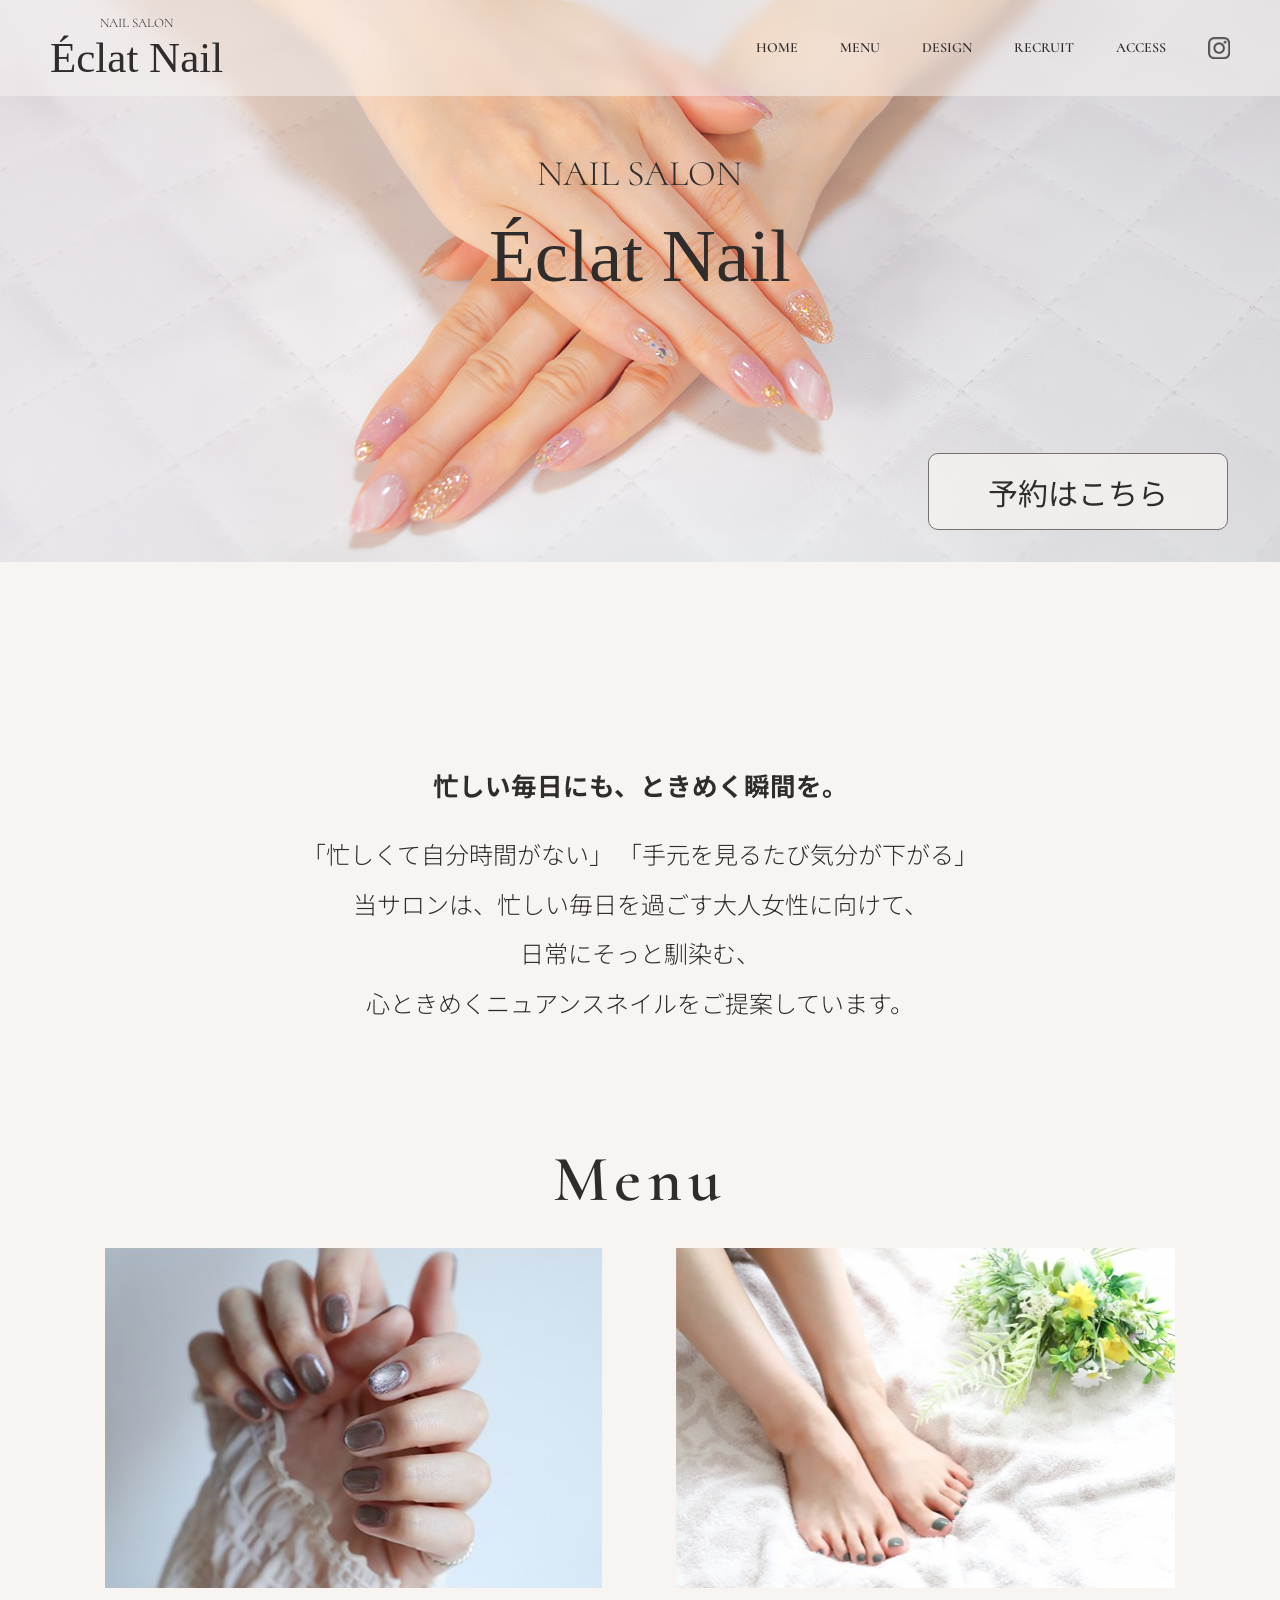
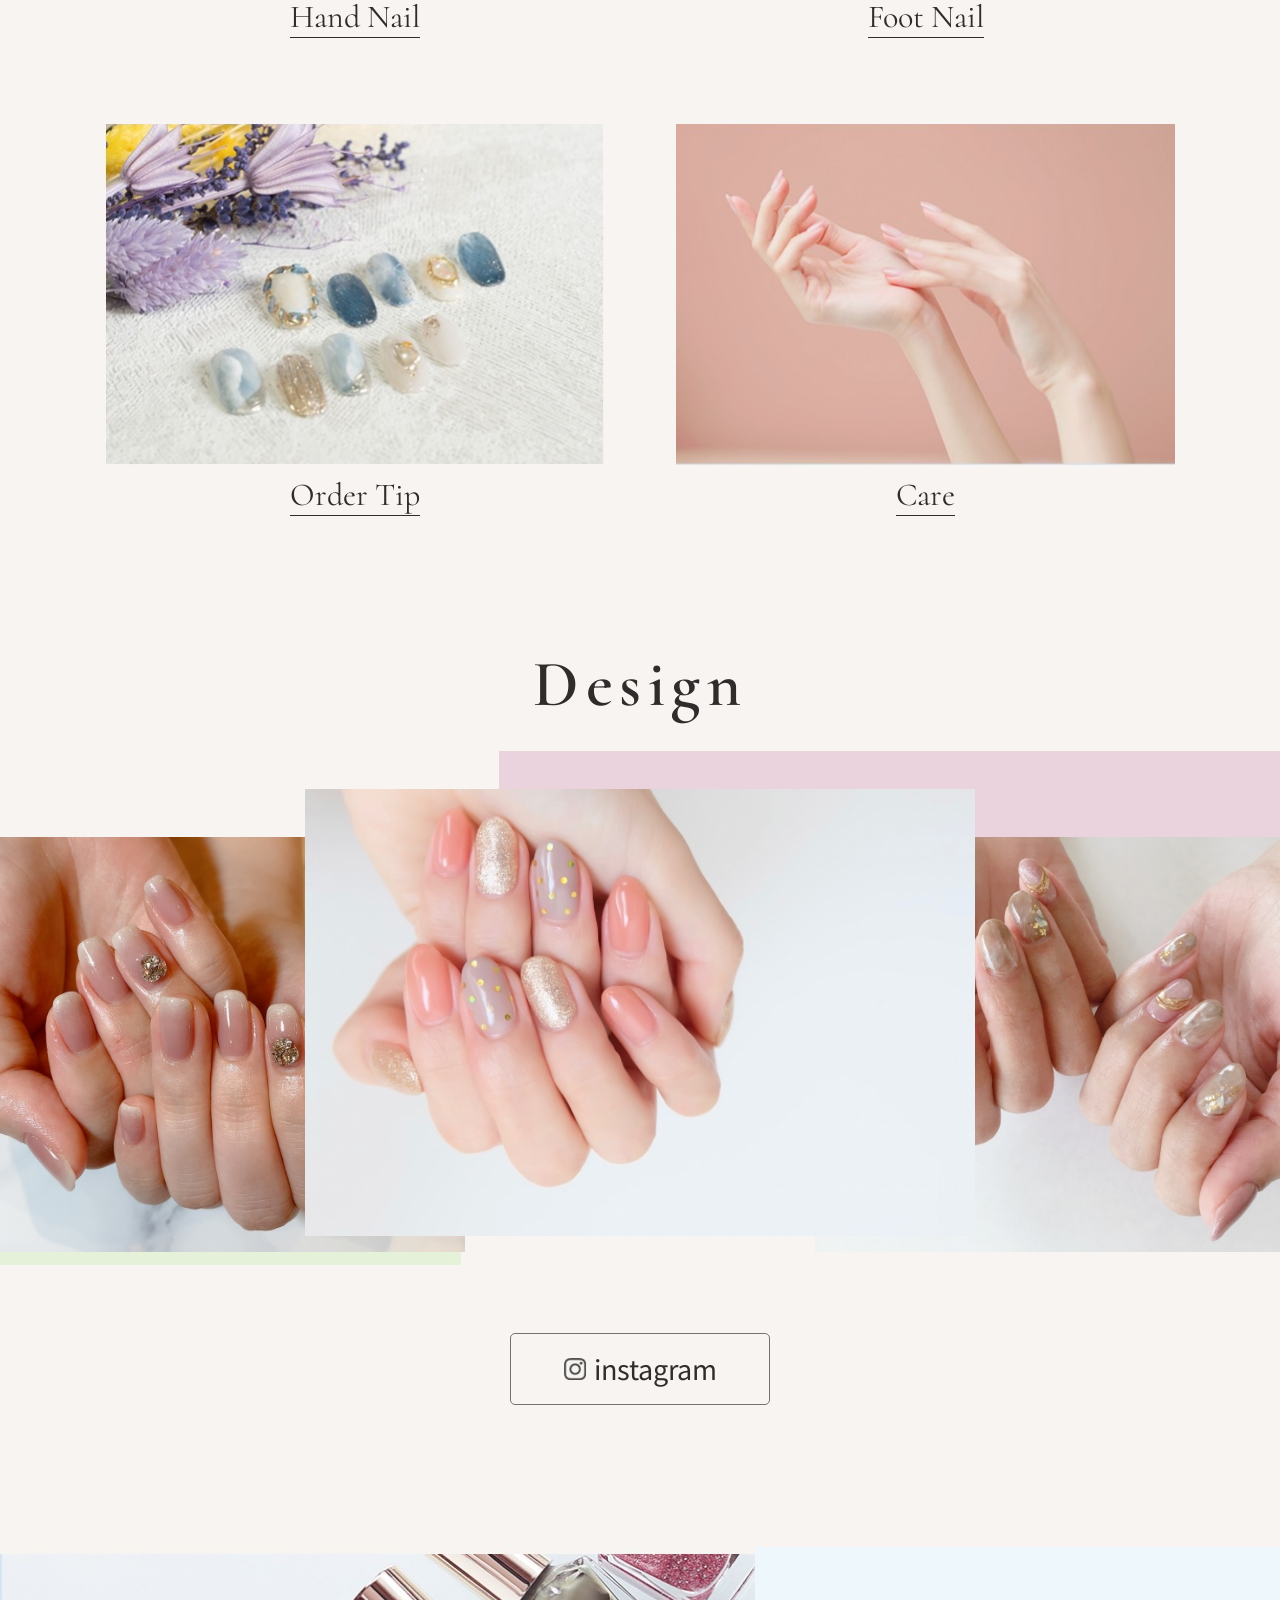
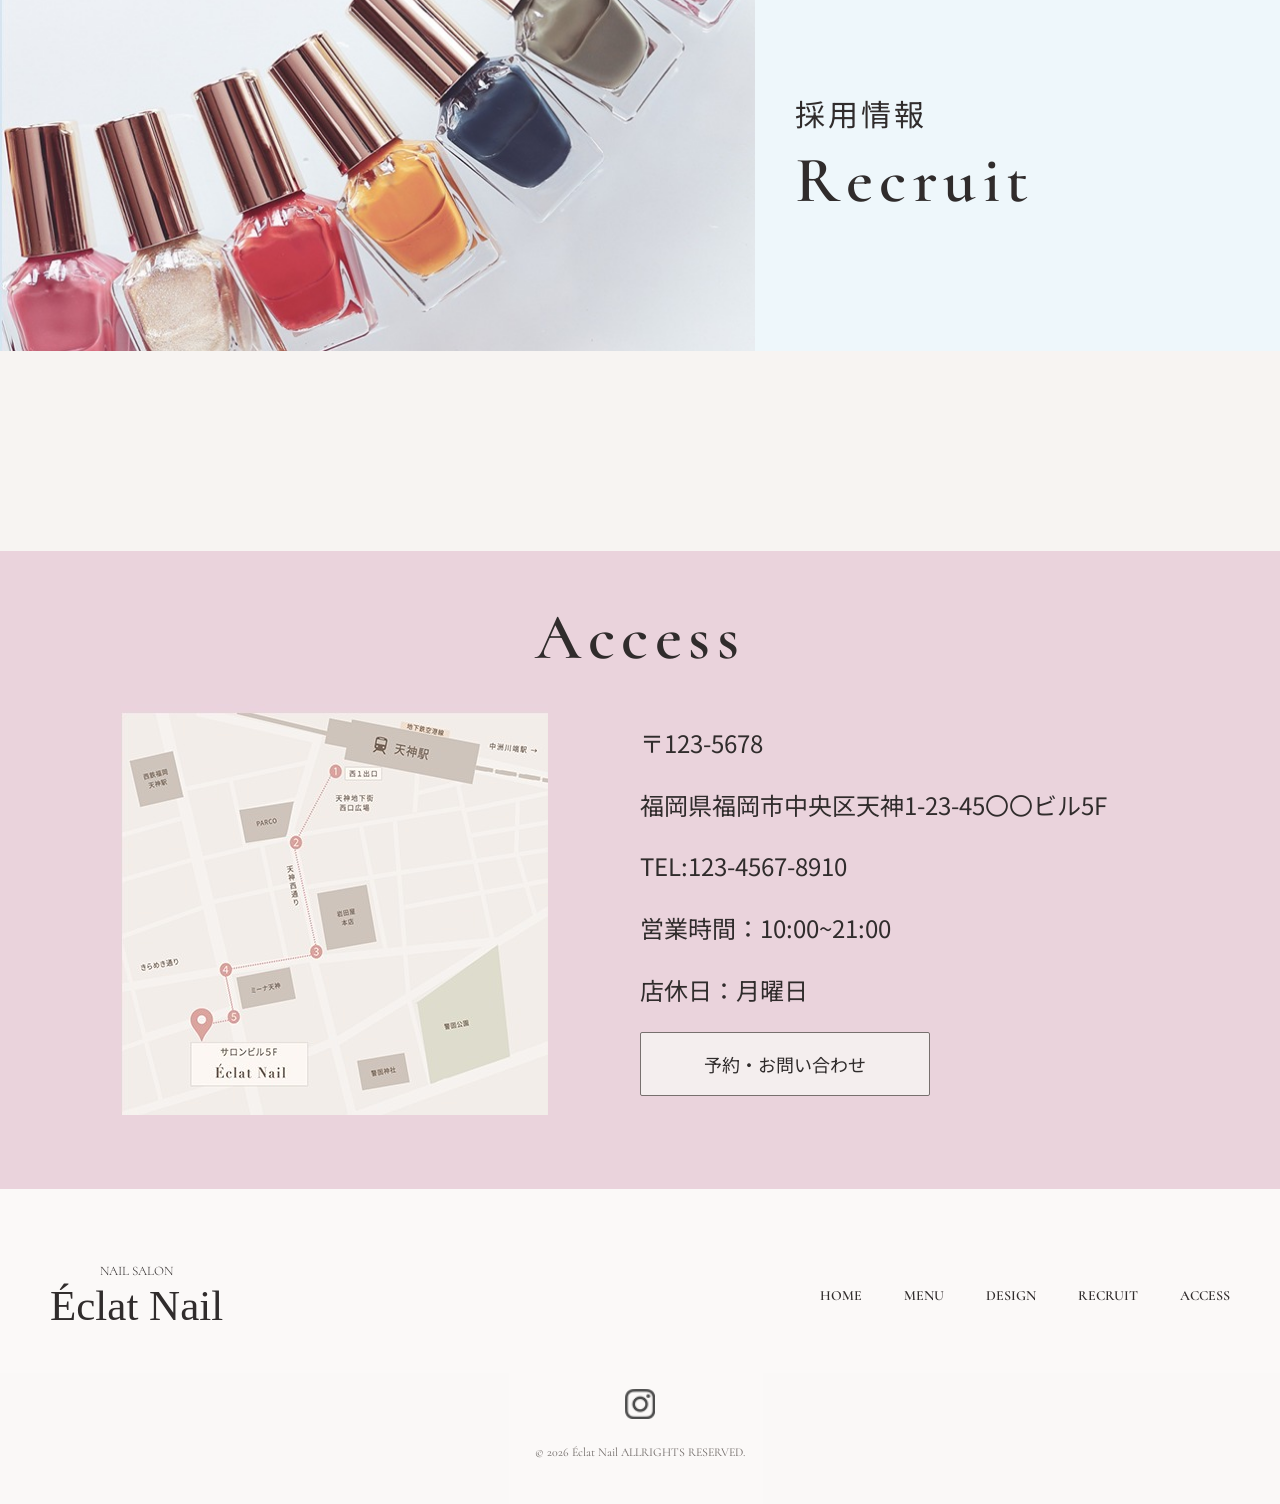
<file: index.html>
<!doctype html>
<html lang="ja">
  <head>
    <meta charset="utf-8">
    <meta name="viewport" content="width=device-width, initial-scale=1">
    <title>Éclat Nail</title>
    <link rel="preconnect" href="https://fonts.googleapis.com">
    <link rel="preconnect" href="https://fonts.gstatic.com" crossorigin>
    <link href="https://fonts.googleapis.com/css2?family=Cormorant:wght@300;400;600&family=Noto+Sans+JP:wght@300;400&display=swap" rel="stylesheet">
    <link rel="stylesheet" href="./style.css">
  </head>
  <body>
    <header class="site-header">
      <a class="brand" href="#top" aria-label="Éclat Nail home">
        <span class="brand-kicker">NAIL SALON</span>
        <span class="brand-name">Éclat Nail</span>
      </a>
      <button class="menu-toggle" type="button" aria-expanded="false" aria-controls="main-navigation" aria-label="メニューを開く">
        <span></span>
        <span></span>
        <span></span>
      </button>
      <nav class="nav" id="main-navigation" aria-label="Main navigation">
        <a href="#top">HOME</a>
        <a href="#menu">MENU</a>
        <a href="#design">DESIGN</a>
        <a href="#recruit">RECRUIT</a>
        <a href="#access">ACCESS</a>
        <a class="icon-link" href="https://www.instagram.com/" aria-label="Instagram">
          <img class="instagram-icon" src="./assets/Instagram_Glyph_Gradient.png" alt="">
        </a>
      </nav>
    </header>

    <main id="top">
      <section class="hero">
        <img class="hero-image" src="./assets/生成拡張.png" alt="">
        <div class="hero-copy">
          <p class="section-kicker">NAIL SALON</p>
          <h1>Éclat Nail</h1>
        </div>
        <a class="outline-button hero-button" href="#contact">予約はこちら</a>
      </section>

      <section class="intro section-inner">
        <h1>忙しい毎日にも、ときめく瞬間を。</h1>
        <div class="intro-copy">
          <p class="intro-notes">
            <span>「忙しくて自分時間がない」</span>
            <span>「手元を見るたび気分が下がる」</span>
          </p>
          <p>当サロンは、忙しい毎日を過ごす大人女性に向けて、</p>
          <p>日常にそっと馴染む、</p>
          <p>心ときめくニュアンスネイルをご提案しています。</p>
        </div>
      </section>

      <section id="menu" class="menu section-inner">
        <h1 class="section-title">Menu</h1>
        <div class="menu-grid">
          <a class="menu-item" href="#">
            <img src="./assets/menu-hand.jpg" alt="Hand Nail">
            <span><font size="6">Hand Nail</font></span>
          </a>
          <a class="menu-item" href="#">
            <img src="./assets/menu-foot.jpg" alt="Foot Nail">
            <span><font size="6">Foot Nail</font></span>
          </a>
          <a class="menu-item" href="#">
            <img src="./assets/menu-tip.jpg" alt="Order Tip">
            <span><font size="6">Order Tip</font></span>
          </a>
          <a class="menu-item" href="#">
            <img src="./assets/menu-care.jpg" alt="Care">
            <span><font size="6">Care</font></span>
          </a>
        </div>
      </section>

      <section id="design" class="design">
        <h2 class="section-title">Design</h2>
        <div class="design-stage">
          <div class="design-bg design-bg-green"></div>
          <div class="design-bg design-bg-pink"></div>
          <div class="design-gallery" aria-label="Nail design gallery">
            <img class="design-side" src="./assets/design-left.jpg" alt="Nail design sample">
            <img class="design-main" src="./assets/design-main.jpg" alt="Pink nail design sample">
            <img class="design-side" src="./assets/design-right.jpg" alt="Nail design sample">
          </div>
        </div>
        <a class="outline-button instagram-button" href="https://www.instagram.com/">
          <img class="instagram-icon" src="./assets/Instagram_Glyph_Gradient.png" alt="">
          <span>instagram</span>
        </a>
      </section>

      <section id="recruit" class="recruit">
        <div class="recruit-photo">
          <img src="./assets/recruit-polish.jpg" alt="Colorful nail polish bottles">
        </div>
        <div class="recruit-copy">
          <p>採用情報</p>
          <h2>Recruit</h2>
        </div>
      </section>

      <section id="access" class="access">
        <h2 class="section-title">Access</h2>
        <div class="access-inner">
          <img class="map" src="./assets/access-map.jpg" alt="Éclat Nail map">
          <div class="access-info" id="contact">
            <p><font size="5">〒123-5678</p>
            <p>福岡県福岡市中央区天神1-23-45〇〇ビル5F</p>
            <p>TEL:123-4567-8910</p>
            <p>営業時間：10:00~21:00</p>
            <p>店休日：月曜日</font></p>
            <a class="outline-button" href="mailto:info@example.com">予約・お問い合わせ</a>
          </div>
        </div>
      </section>
    </main>

    <footer class="footer">
      <div class="footer-inner">
        <a class="brand footer-brand" href="#top">
          <span class="brand-kicker">NAIL SALON</span>
          <span class="brand-name">Éclat Nail</span>
        </a>
        <nav class="footer-nav" aria-label="Footer navigation">
          <a href="#top">HOME</a>
          <a href="#menu">MENU</a>
          <a href="#design">DESIGN</a>
          <a href="#recruit">RECRUIT</a>
          <a href="#access">ACCESS</a>
        </nav>
      </div>
      <a class="footer-instagram" href="https://www.instagram.com/" aria-label="Instagram">
        <img class="instagram-icon" src="./assets/Instagram_Glyph_Gradient.png" alt="">
      </a>
      <small>© 2026 Éclat Nail ALLRIGHTS RESERVED.</small>
    </footer>
    <script>
      const header = document.querySelector(".site-header");
      const menuToggle = document.querySelector(".menu-toggle");
      const mainNavigation = document.querySelector("#main-navigation");

      const closeMenu = () => {
        header.classList.remove("is-menu-open");
        menuToggle.setAttribute("aria-expanded", "false");
        menuToggle.setAttribute("aria-label", "メニューを開く");
      };

      menuToggle.addEventListener("click", () => {
        const isOpen = header.classList.toggle("is-menu-open");
        menuToggle.setAttribute("aria-expanded", String(isOpen));
        menuToggle.setAttribute("aria-label", isOpen ? "メニューを閉じる" : "メニューを開く");
      });

      mainNavigation.querySelectorAll("a").forEach((link) => link.addEventListener("click", closeMenu));
      window.addEventListener("keydown", (event) => {
        if (event.key === "Escape") closeMenu();
      });
      window.addEventListener("resize", () => {
        if (window.innerWidth > 620) closeMenu();
      });
    </script>
  </body>
</html>
</file>
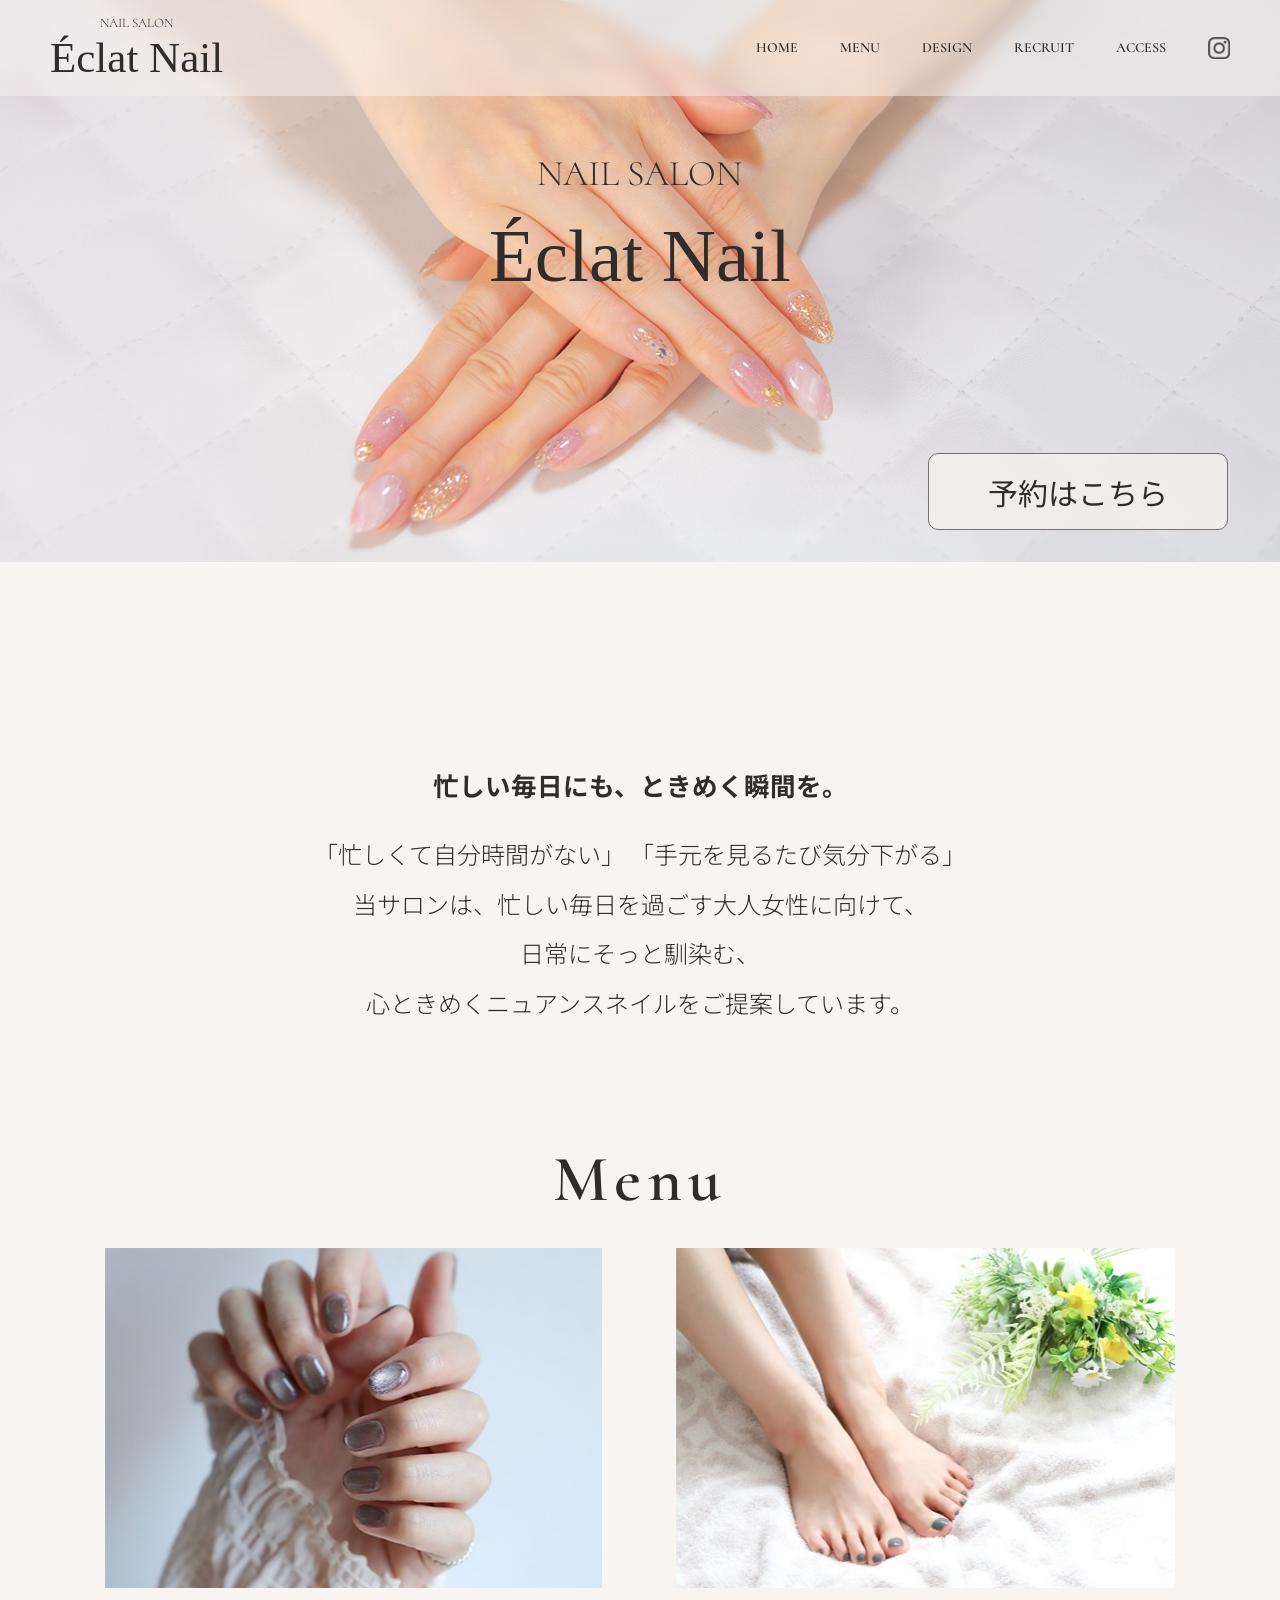
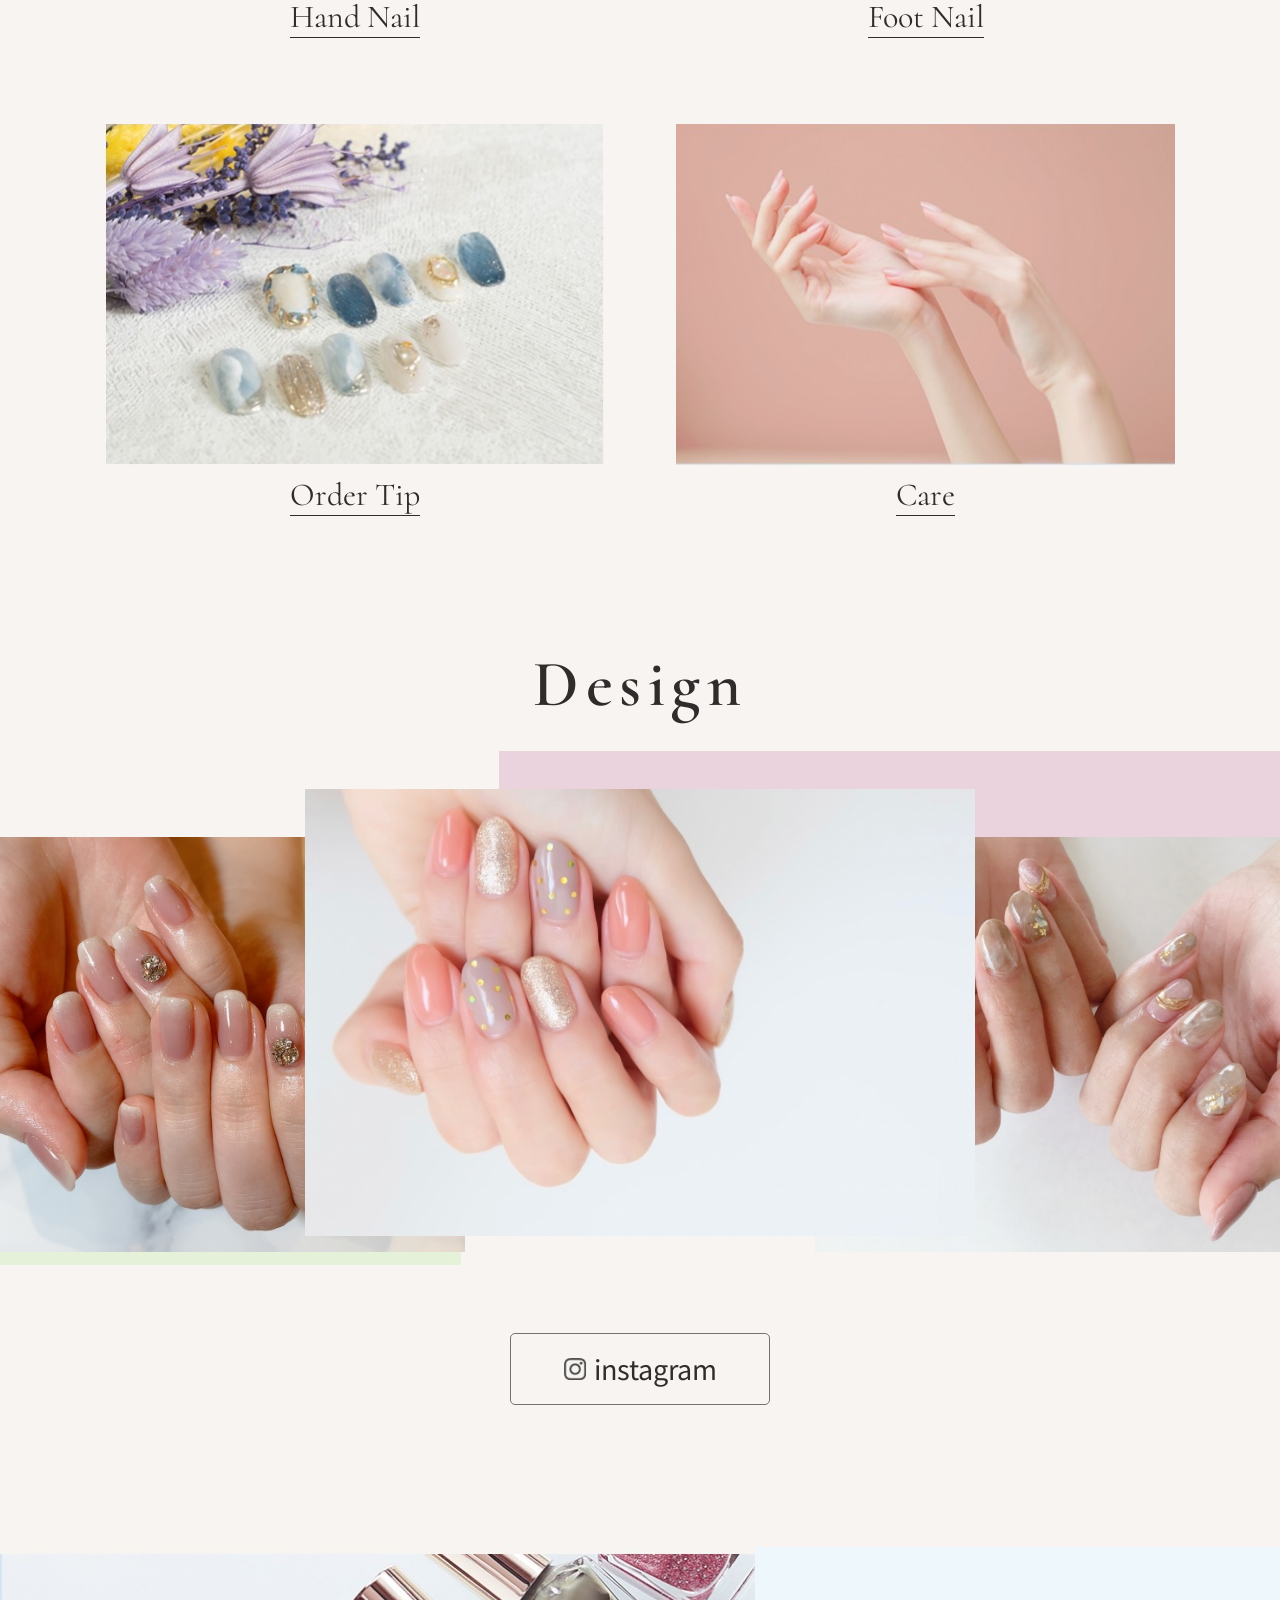
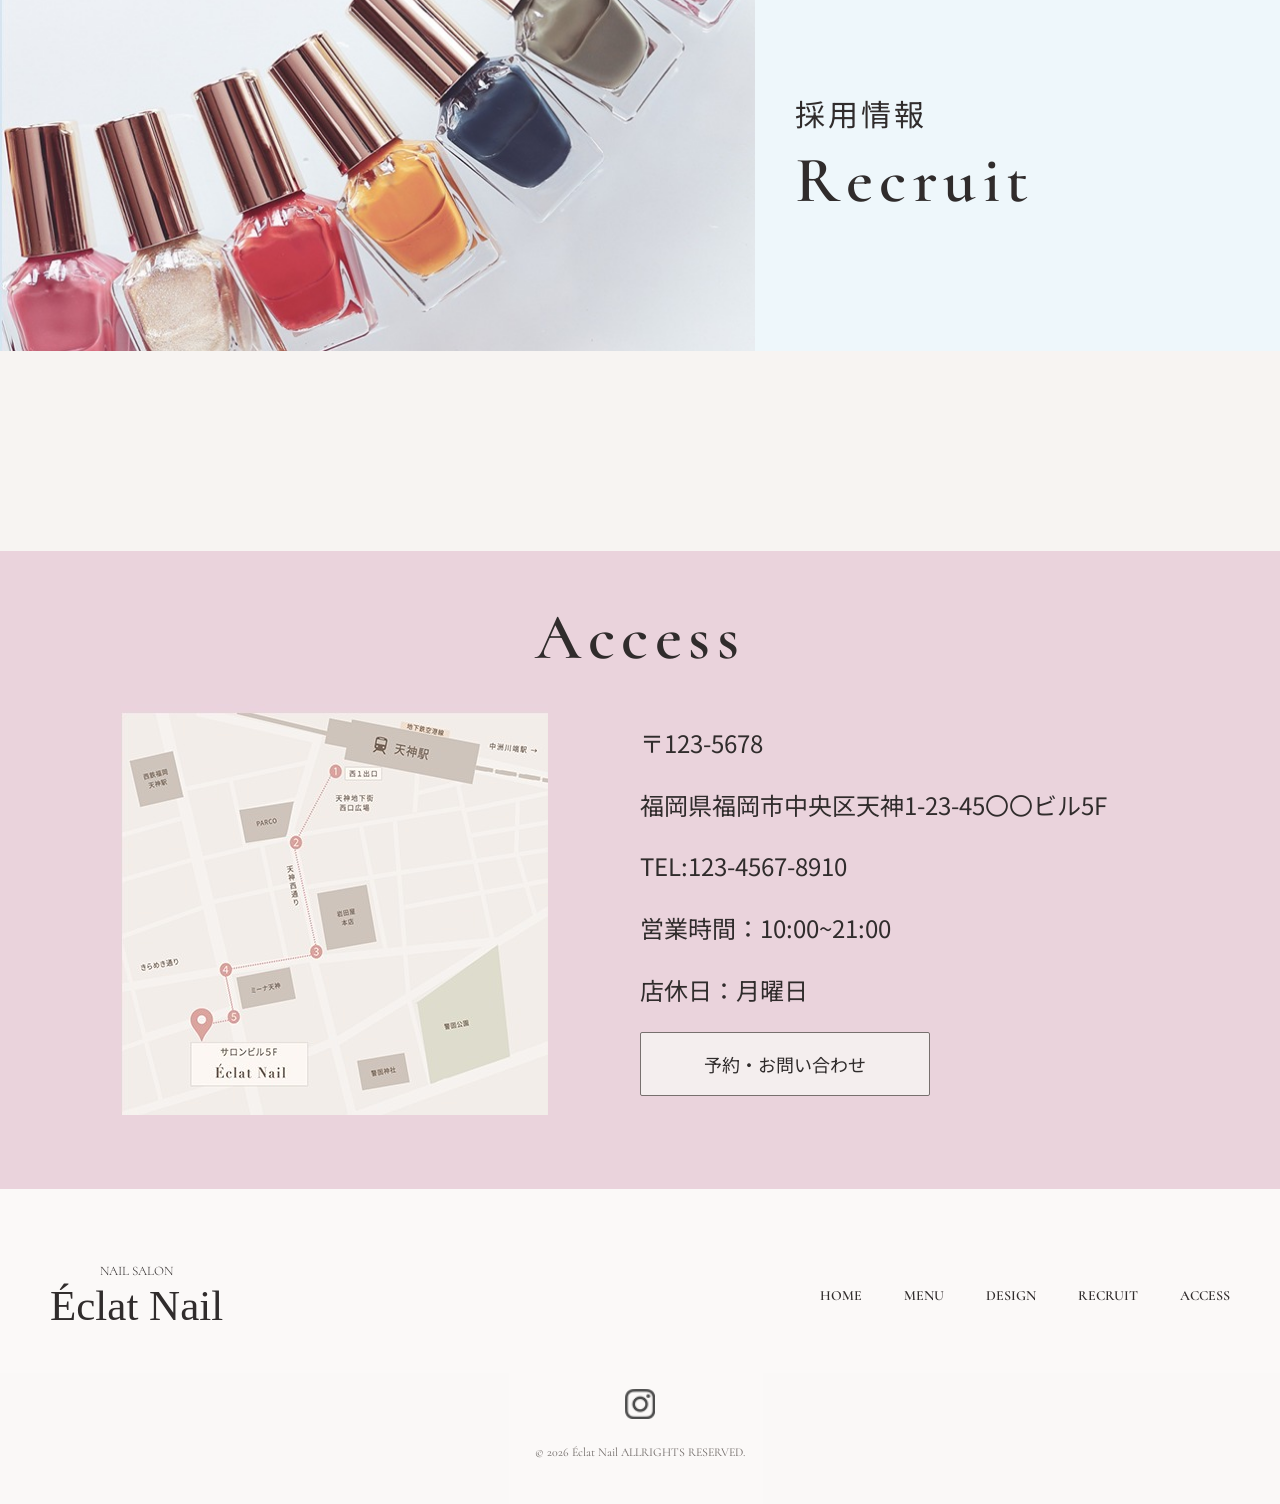
<file: Codex/2026-06-20/k/outputs/eclat-nail/index.html>
<!doctype html>
<html lang="ja">
  <head>
    <meta charset="utf-8">
    <meta name="viewport" content="width=device-width, initial-scale=1">
    <title>Éclat Nail</title>
    <link rel="preconnect" href="https://fonts.googleapis.com">
    <link rel="preconnect" href="https://fonts.gstatic.com" crossorigin>
    <link href="https://fonts.googleapis.com/css2?family=Cormorant:wght@300;400;600&family=Noto+Sans+JP:wght@300;400&display=swap" rel="stylesheet">
    <link rel="stylesheet" href="./style.css">
  </head>
  <body>
    <header class="site-header">
      <a class="brand" href="#top" aria-label="Éclat Nail home">
        <span class="brand-kicker">NAIL SALON</span>
        <span class="brand-name">Éclat Nail</span>
      </a>
      <button class="menu-toggle" type="button" aria-expanded="false" aria-controls="main-navigation" aria-label="メニューを開く">
        <span></span>
        <span></span>
        <span></span>
      </button>
      <nav class="nav" id="main-navigation" aria-label="Main navigation">
        <a href="#top">HOME</a>
        <a href="#menu">MENU</a>
        <a href="#design">DESIGN</a>
        <a href="#recruit">RECRUIT</a>
        <a href="#access">ACCESS</a>
        <a class="icon-link" href="https://www.instagram.com/" aria-label="Instagram">
          <img class="instagram-icon" src="./assets/Instagram_Glyph_Gradient.png" alt="">
        </a>
      </nav>
    </header>

    <main id="top">
      <section class="hero">
        <img class="hero-image" src="./assets/生成拡張.png" alt="">
        <div class="hero-copy">
          <p class="section-kicker">NAIL SALON</p>
          <h1>Éclat Nail</h1>
        </div>
        <a class="outline-button hero-button" href="#contact">予約はこちら</a>
      </section>

      <section class="intro section-inner">
        <h1>忙しい毎日にも、ときめく瞬間を。</h1>
        <p><font size="5">「忙しくて自分時間がない」 「手元を見るたび気分下がる」</p>
        <p>当サロンは、忙しい毎日を過ごす大人女性に向けて、</p>
        <p>日常にそっと馴染む、</p>
        <p>心ときめくニュアンスネイルをご提案しています。</font></p>
      </section>

      <section id="menu" class="menu section-inner">
        <h1 class="section-title">Menu</h1>
        <div class="menu-grid">
          <a class="menu-item" href="#">
            <img src="./assets/menu-hand.jpg" alt="Hand Nail">
            <span><font size="6">Hand Nail</font></span>
          </a>
          <a class="menu-item" href="#">
            <img src="./assets/menu-foot.jpg" alt="Foot Nail">
            <span><font size="6">Foot Nail</font></span>
          </a>
          <a class="menu-item" href="#">
            <img src="./assets/menu-tip.jpg" alt="Order Tip">
            <span><font size="6">Order Tip</font></span>
          </a>
          <a class="menu-item" href="#">
            <img src="./assets/menu-care.jpg" alt="Care">
            <span><font size="6">Care</font></span>
          </a>
        </div>
      </section>

      <section id="design" class="design">
        <h2 class="section-title">Design</h2>
        <div class="design-stage">
          <div class="design-bg design-bg-green"></div>
          <div class="design-bg design-bg-pink"></div>
          <div class="design-gallery" aria-label="Nail design gallery">
            <img class="design-side" src="./assets/design-left.jpg" alt="Nail design sample">
            <img class="design-main" src="./assets/design-main.jpg" alt="Pink nail design sample">
            <img class="design-side" src="./assets/design-right.jpg" alt="Nail design sample">
          </div>
        </div>
        <a class="outline-button instagram-button" href="https://www.instagram.com/">
          <img class="instagram-icon" src="./assets/Instagram_Glyph_Gradient.png" alt="">
          <span>instagram</span>
        </a>
      </section>

      <section id="recruit" class="recruit">
        <div class="recruit-photo">
          <img src="./assets/recruit-polish.jpg" alt="Colorful nail polish bottles">
        </div>
        <div class="recruit-copy">
          <p>採用情報</p>
          <h2>Recruit</h2>
        </div>
      </section>

      <section id="access" class="access">
        <h2 class="section-title">Access</h2>
        <div class="access-inner">
          <img class="map" src="./assets/access-map.jpg" alt="Éclat Nail map">
          <div class="access-info" id="contact">
            <p><font size="5">〒123-5678</p>
            <p>福岡県福岡市中央区天神1-23-45〇〇ビル5F</p>
            <p>TEL:123-4567-8910</p>
            <p>営業時間：10:00~21:00</p>
            <p>店休日：月曜日</font></p>
            <a class="outline-button" href="mailto:info@example.com">予約・お問い合わせ</a>
          </div>
        </div>
      </section>
    </main>

    <footer class="footer">
      <div class="footer-inner">
        <a class="brand footer-brand" href="#top">
          <span class="brand-kicker">NAIL SALON</span>
          <span class="brand-name">Éclat Nail</span>
        </a>
        <nav class="footer-nav" aria-label="Footer navigation">
          <a href="#top">HOME</a>
          <a href="#menu">MENU</a>
          <a href="#design">DESIGN</a>
          <a href="#recruit">RECRUIT</a>
          <a href="#access">ACCESS</a>
        </nav>
      </div>
      <a class="footer-instagram" href="https://www.instagram.com/" aria-label="Instagram">
        <img class="instagram-icon" src="./assets/Instagram_Glyph_Gradient.png" alt="">
      </a>
      <small>© 2026 Éclat Nail ALLRIGHTS RESERVED.</small>
    </footer>
    <script>
      const header = document.querySelector(".site-header");
      const menuToggle = document.querySelector(".menu-toggle");
      const mainNavigation = document.querySelector("#main-navigation");

      const closeMenu = () => {
        header.classList.remove("is-menu-open");
        menuToggle.setAttribute("aria-expanded", "false");
        menuToggle.setAttribute("aria-label", "メニューを開く");
      };

      menuToggle.addEventListener("click", () => {
        const isOpen = header.classList.toggle("is-menu-open");
        menuToggle.setAttribute("aria-expanded", String(isOpen));
        menuToggle.setAttribute("aria-label", isOpen ? "メニューを閉じる" : "メニューを開く");
      });

      mainNavigation.querySelectorAll("a").forEach((link) => link.addEventListener("click", closeMenu));
      window.addEventListener("keydown", (event) => {
        if (event.key === "Escape") closeMenu();
      });
      window.addEventListener("resize", () => {
        if (window.innerWidth > 620) closeMenu();
      });
    </script>
  </body>
</html>
</file>
<file: style.css>
:root {
  --color-base: #f7f4f2;
  --color-pink: #ead3dc;
  --color-green: #e6f1d9;
  --color-text: #302c2c;
  --color-muted: #6c6663;
  --color-line: #77706e;
  --font-brand: Didot, "Bodoni 72", "Times New Roman", serif;
  --font-title: "Cormorant", "Times New Roman", serif;
  --font-jp: "Noto Sans JP", sans-serif;
  --fs-brand: 43px;
  --fs-hero-kicker: 36px;
  --fs-hero-title: 75px;
  --hero-title-gap: -10px;
  --fs-section-title: 46px;
  --fs-title-small: 22px;
  --fs-body: 17px;
  --fs-nav: 14px;
  --fs-caption: 16px;
}

* {
  box-sizing: border-box;
}

html {
  scroll-behavior: smooth;
  overflow-x: hidden;
}

body {
  margin: 0;
  overflow-x: hidden;
  background: var(--color-base);
  color: var(--color-text);
  font-family: var(--font-jp);
  font-size: var(--fs-body);
  font-weight: 300;
  line-height: 1.9;
}

img {
  display: block;
  max-width: 100%;
}

a {
  color: inherit;
  text-decoration: none;
}

.site-header {
  position: absolute;
  top: 0;
  left: 0;
  right: 0;
  z-index: 10;
  display: flex;
  align-items: center;
  justify-content: space-between;
  min-height: 96px;
  padding: 0 50px;
  background: rgba(247, 244, 242, 0.5);
  backdrop-filter: blur(7px);
}

.brand {
  display: inline-flex;
  flex-direction: column;
  align-items: flex-start;
  line-height: 1;
}

.site-header .brand {
  align-items: center;
  text-align: center;
}

.brand-kicker,
.section-kicker {
  font-family: var(--font-title);
  font-size: 13px;
  font-weight: 300;
  letter-spacing: 0;
}
.hero-copy .section-kicker {
  font-size: var(--fs-hero-kicker);
  line-height: 1;
}

.brand-name {
  margin-top: 6px;
  font-family: var(--font-brand);
  font-size: var(--fs-brand);
  font-weight: 400;
}

.nav,
.footer-nav {
  display: flex;
  align-items: center;
  gap: 42px;
  font-family: var(--font-title);
  font-size: var(--fs-nav);
  font-weight: 600;
}

.icon-link {
  display: inline-flex;
  align-items: center;
}

.menu-toggle {
  display: none;
}

.instagram-icon {
  width: 22px;
  height: 22px;
  object-fit: contain;
}

.hero {
  position: relative;
  display: grid;
  aspect-ratio: 1366 / 600;
  min-height: 0;
  place-items: center;
  overflow: hidden;
}

.hero::after {
  content: none;
}

.hero-image {
  position: absolute;
  inset: 0;
  width: 100%;
  height: 100%;
  object-fit: contain;
  object-position: center;
  filter: saturate(0.92);
}

.hero-copy {
  position: relative;
  z-index: 1;
  margin-top: -150px;
  text-align: center;
}

.hero-copy h1 {
  margin: var(--hero-title-gap) 0 0;
  font-family: var(--font-brand);
  font-size: var(--fs-hero-title);
  font-weight: 400;
  line-height: 1;
}

.hero-button {
  position: absolute;
  right: 52px;
  bottom: 32px;
  z-index: 1;
  min-width: 220px;
  min-height: 64px;
  font-size: 18px;
}

.outline-button {
  display: inline-flex;
  align-items: center;
  justify-content: center;
  min-width: 188px;
  min-height: 56px;
  padding: 10px 24px;
  border: 1px solid var(--color-line);
  border-radius: 2px;
  background: rgba(247, 244, 242, 0.72);
  color: var(--color-text);
  font-family: var(--font-jp);
  font-size: 16px;
  font-weight: 400;
  line-height: 1.4;
}

.outline-button.hero-button {
  min-width: 300px;
  min-height: 77px;
  font-size: 30px;
  border-radius: 10px;
}

.section-inner {
  width: min(1070px, calc(100% - 48px));
  margin: 0 auto;
}

.intro {
  padding: 178px 0 118px;
  text-align: center;
}

.intro h2 {
  margin: 0 0 32px;
  font-size: var(--fs-title-small);
  font-weight: 400;
}

.intro p {
  margin: 4px 0;
}

.intro-copy {
  font-size: 24px;
}

.section-title {
  margin: 0 0 34px;
  font-family: var(--font-title);
  font-size: var(--fs-section-title);
  font-weight: 600;
  line-height: 1;
  text-align: center;
}

.menu {
  padding-bottom: 136px;
}

.menu .section-title {
  font-size: 65px;
  letter-spacing: 0.1em;
}

.menu-grid {
  display: grid;
  grid-template-columns: repeat(2, minmax(240px, 500px));
  justify-content: center;
  gap: 86px 72px;
}

.menu-item {
  display: grid;
  justify-items: center;
  gap: 8px;
  font-family: var(--font-title);
  font-size: var(--fs-caption);
  font-weight: 400;
}

.menu-item img {
  width: 100%;
  aspect-ratio: 500 / 342;
  object-fit: cover;
}

.menu-item span {
  border-bottom: 1px solid currentColor;
  line-height: 1.3;
}

.design {
  padding-bottom: 142px;
  overflow: hidden;
}

.design .section-title {
  font-size: 65px;
  letter-spacing: 0.1em;
}

.design-stage {
  position: relative;
  min-height: 560px;
}

.design-bg {
  position: absolute;
  z-index: 0;
}

.design-bg-green {
  left: 0;
  bottom: 46px;
  width: 36%;
  height: 270px;
  background: var(--color-green);
}

.design-bg-pink {
  top: 0;
  right: 0;
  width: 61%;
  height: 420px;
  background: var(--color-pink);
}

.design-gallery {
  position: absolute;
  inset: 0;
  z-index: 1;
  width: 100%;
}

.design-gallery img {
  position: absolute;
  object-fit: cover;
}

.design-side {
  top: 86px;
  width: 555px;
  height: 414.9px;
}

.design-main {
  top: 38px;
  left: 50%;
  z-index: 2;
  width: 670px;
  height: auto;
  aspect-ratio: auto;
  object-fit: contain;
  transform: translateX(-50%);
}

.design-gallery .design-side:first-child {
  left: -90px;
}

.design-gallery .design-side:last-child {
  right: -90px;
}

.instagram-button {
  display: flex;
  margin: 22px auto 0;
  gap: 8px;
  border-radius: 5px;
  width: 260px;
  min-height: 72px;
  font-size: 27px;
}

.recruit {
  display: grid;
  grid-template-columns: minmax(0, 1.18fr) minmax(320px, 0.82fr);
  align-items: center;
  min-height: 404px;
  background: #eef7fb;
}

.recruit.section-title {
  font-size: 65px;
  letter-spacing: 0.1em;
}

.recruit-photo {
  height: 404px;
  overflow: hidden;
}

.recruit-photo img {
  width: 100%;
  height: 100%;
  object-fit: cover;
  object-position: left center;
}

.recruit-copy {
  padding: 32px 40px;
}

.recruit-copy p {
  margin: 0 0 6px;
  font-size: 30px;
  font-weight: 400;
  letter-spacing: 0.1em;
}

.recruit-copy h2 {
  margin: 0;
  font-family: var(--font-title);
  font-size: 65px;
  font-weight: 600;
  letter-spacing: 0.1em;
  line-height: 1;
}

.access {
  margin-top: 200px;
  padding: 54px 24px 74px;
  background: var(--color-pink);
}

.access .section-title {
  font-size: 65px;
  letter-spacing: 0.1em;
}

.access-inner {
  display: grid;
  grid-template-columns: minmax(260px, 427px) minmax(320px, 520px);
  justify-content: center;
  gap: 92px;
}

.map {
  width: 100%;
  aspect-ratio: 427 / 411;
  object-fit: cover;
}

.access-info {
  padding-top: 16px;
  font-weight: 400;
}

.access-info p {
  margin: 0 0 16px;
}

.access-info .outline-button {
  margin-top: 4px;
  min-width: 290px;
  min-height: 64px;
  background: rgba(247, 244, 242, 0.82);
  font-size: 18px;
}

.footer {
  padding: 76px 50px 40px;
  background: rgba(255, 255, 255, 0.4);
  text-align: center;
}

.footer-inner {
  display: flex;
  align-items: center;
  justify-content: space-between;
  gap: 32px;
}

.footer-brand {
  align-items: center;
  text-align: center;
}

.footer-instagram {
  display: flex;
  align-items: center;
  justify-content: center;
  width: fit-content;
  margin: 62px auto 22px;
}

.footer-instagram .instagram-icon {
  width: 30px;
  height: 30px;
}

.footer small {
  display: block;
  color: var(--color-muted);
  font-family: var(--font-title);
  font-size: 12px;
  font-weight: 400;
}

@media (max-width: 860px) {
  :root {
    --fs-brand: 25px;
    --fs-hero-title: 90px;
    --fs-hero-kicker: 40px;
    --fs-section-title: 40px;
    --fs-body: 15px;
  }

  .site-header {
    min-height: auto;
    padding: 18px 22px;
  }

  .nav,
  .footer-nav {
    gap: 15px;
    font-size: 12px;
  }

  .hero {
    min-height: 0;
  }

  .outline-button.hero-button {
    right: 22px;
    bottom: 24px;
  }

  .intro {
    padding: 96px 0 84px;
  }

  .intro h2 {
    font-size: 20px;
  }

  .menu-grid {
    gap: 50px 28px;
  }

  .design-gallery {
    transform: none;
  }

  .design-main {
    width: 58vw;
    height: auto;
    aspect-ratio: 627 / 468.6;
  }

  .design-side {
    top: 100px;
    width: 47vw;
    height: auto;
    aspect-ratio: 513 / 383.4;
  }

  .design-gallery .design-side:first-child {
    left: -16vw;
  }

  .design-gallery .design-side:last-child {
    right: -16vw;
  }

  .recruit,
  .access-inner {
    grid-template-columns: 1fr;
  }

  .recruit-copy {
    padding: 44px 24px 52px;
    text-align: center;
  }

  .access {
    margin-top: 120px;
  }

  .access-inner {
    gap: 34px;
    width: min(520px, 100%);
    margin: 0 auto;
  }

  .footer-inner {
    align-items: center;
    flex-direction: column;
  }
}

@media (max-width: 620px) {
  :root {
    --fs-hero-kicker: 16px;
    --fs-hero-title: 52px;
    --hero-title-gap: -4px;
  }

  .site-header {
    position: absolute;
    min-height: 72px;
    padding: 12px 20px;
    background: rgba(255, 255, 255, 0.8);
  }

  .site-header .brand {
    align-items: flex-start;
    text-align: left;
  }

  .site-header .brand-name {
    margin-top: 3px;
  }

  .menu-toggle {
    display: inline-flex;
    width: 48px;
    height: 48px;
    align-items: center;
    justify-content: center;
    flex-direction: column;
    gap: 6px;
    padding: 12px;
    border: 0;
    background: transparent;
    color: var(--color-text);
    cursor: pointer;
  }

  .menu-toggle span {
    display: block;
    width: 24px;
    height: 1px;
    background: currentColor;
    transition: transform 0.2s ease, opacity 0.2s ease;
  }

  .site-header.is-menu-open .menu-toggle span:nth-child(1) {
    transform: translateY(7px) rotate(45deg);
  }

  .site-header.is-menu-open .menu-toggle span:nth-child(2) {
    opacity: 0;
  }

  .site-header.is-menu-open .menu-toggle span:nth-child(3) {
    transform: translateY(-7px) rotate(-45deg);
  }

  .site-header .nav {
    position: absolute;
    top: 100%;
    right: 0;
    left: 0;
    display: none;
    align-items: stretch;
    flex-direction: column;
    gap: 0;
    padding: 8px 20px 18px;
    background: rgba(247, 244, 242, 0.96);
    backdrop-filter: blur(7px);
  }

  .site-header.is-menu-open .nav {
    display: flex;
  }

  .site-header .nav a {
    display: flex;
    min-height: 48px;
    align-items: center;
    justify-content: center;
    border-bottom: 1px solid rgba(119, 112, 110, 0.28);
    font-size: 16px;
  }

  .site-header .nav .icon-link {
    border-bottom: 0;
  }

  .site-header .nav .instagram-icon {
    width: 24px;
    height: 24px;
  }

  .footer-nav {
    flex-wrap: wrap;
    justify-content: center;
    gap: 12px 20px;
  }

  .hero {
    aspect-ratio: auto;
    min-height: 340px;
  }

  .hero-image {
    object-fit: cover;
    object-position: center;
  }

  .hero-copy {
    margin-top: -42px;
  }

  .outline-button.hero-button {
    right: 20px;
    bottom: 18px;
    min-width: 116px;
    min-height: 36px;
    padding: 5px 10px;
    border-radius: 4px;
    background: rgba(247, 244, 242, 0.78);
    font-size: 12px;
    transform: none;
  }

  .intro {
    padding: 72px 24px 68px;
    width: min(calc(100% - 32px), 400px);
  }

  .intro h1 {
    margin: 0 0 20px;
    max-width: none;
    margin-right: auto;
    margin-left: auto;
    font-size: 20px;
    font-weight: 400;
    line-height: 1.6;
    white-space: nowrap;
  }

  .intro-copy {
    max-width: 100%;
    margin: 0 auto;
    font-size: 14px;
    font-weight: 300;
    line-height: 1.9;
  }

  .intro-copy p {
    display: inline;
    margin: 0;
  }

  .intro-copy .intro-notes {
    display: block;
    margin-bottom: 12px;
  }

  .intro-notes span {
    display: block;
  }

  .instagram-button {
    width: 210px;
    min-height: 58px;
    font-size: 20px;
  }

  .design {
    padding-bottom: 92px;
  }

  .menu-grid {
    grid-template-columns: 1fr;
    width: min(420px, 100%);
    margin: 0 auto;
  }

  .design-stage {
    min-height: 350px;
  }

  .design-bg-pink {
    top: 8px;
    width: 78%;
    height: 270px;
  }

  .design-bg-green {
    bottom: 12px;
    width: 48%;
    height: 170px;
  }

  .design-gallery {
    transform: none;
  }

  .design-main {
    top: 22px;
    width: min(80vw, 340px);
    aspect-ratio: 640 / 427;
    object-fit: contain;
  }

  .design-side {
    top: 92px;
    width: 44vw;
    aspect-ratio: 4 / 3;
  }

  .design-gallery .design-side:first-child {
    left: -18vw;
  }

  .design-gallery .design-side:last-child {
    right: -18vw;
  }

  .recruit {
    position: static;
    display: grid;
    grid-template-columns: minmax(0, 1.25fr) minmax(0, 0.75fr);
    align-items: stretch;
    min-height: 0;
    height: 220px;
  }

  .recruit-photo {
    height: 100%;
  }

  .recruit-photo img {
    object-position: left center;
  }

  .recruit-copy {
    position: static;
    display: flex;
    width: auto;
    margin: 0;
    padding: 20px 12px;
    align-items: center;
    justify-content: center;
    flex-direction: column;
    background: transparent;
    text-align: center;
  }

  .recruit-copy p {
    margin: 0 0 2px;
    font-size: 12px;
    font-weight: 300;
    line-height: 1.5;
    letter-spacing: 0.08em;
  }

  .recruit-copy h2 {
    font-size: 32px;
    line-height: 1;
  }

  .access {
    margin-top: 96px;
    padding: 46px 20px 56px;
  }

  .access .section-title {
    margin-bottom: 30px;
  }

  .access-inner {
    display: flex;
    flex-direction: column;
    gap: 28px;
    width: 100%;
  }

  .map,
  .access-info {
    width: min(100%, 360px);
    margin: 0 auto;
  }

  .access-info {
    padding-top: 0;
    font-size: 15px;
    line-height: 1.8;
  }

  .access-info font {
    font-size: inherit;
  }

  .access-info p {
    margin-bottom: 10px;
  }

  .access-info .outline-button {
    width: 100%;
    min-width: 0;
    min-height: 60px;
    margin-top: 12px;
    font-size: 16px;
  }

  .footer {
    padding-right: 20px;
    padding-left: 20px;
  }
}
</file>
<file: Codex/2026-06-20/k/outputs/eclat-nail/style.css>
:root {
  --color-base: #f7f4f2;
  --color-pink: #ead3dc;
  --color-green: #e6f1d9;
  --color-text: #302c2c;
  --color-muted: #6c6663;
  --color-line: #77706e;
  --font-brand: Didot, "Bodoni 72", "Times New Roman", serif;
  --font-title: "Cormorant", "Times New Roman", serif;
  --font-jp: "Noto Sans JP", sans-serif;
  --fs-brand: 43px;
  --fs-hero-kicker: 36px;
  --fs-hero-title: 75px;
  --hero-title-gap: -10px;
  --fs-section-title: 46px;
  --fs-title-small: 22px;
  --fs-body: 17px;
  --fs-nav: 14px;
  --fs-caption: 16px;
}

* {
  box-sizing: border-box;
}

html {
  scroll-behavior: smooth;
  overflow-x: hidden;
}

body {
  margin: 0;
  overflow-x: hidden;
  background: var(--color-base);
  color: var(--color-text);
  font-family: var(--font-jp);
  font-size: var(--fs-body);
  font-weight: 300;
  line-height: 1.9;
}

img {
  display: block;
  max-width: 100%;
}

a {
  color: inherit;
  text-decoration: none;
}

.site-header {
  position: absolute;
  top: 0;
  left: 0;
  right: 0;
  z-index: 10;
  display: flex;
  align-items: center;
  justify-content: space-between;
  min-height: 96px;
  padding: 0 50px;
  background: rgba(247, 244, 242, 0.5);
  backdrop-filter: blur(7px);
}

.brand {
  display: inline-flex;
  flex-direction: column;
  align-items: flex-start;
  line-height: 1;
}

.site-header .brand {
  align-items: center;
  text-align: center;
}

.brand-kicker,
.section-kicker {
  font-family: var(--font-title);
  font-size: 13px;
  font-weight: 300;
  letter-spacing: 0;
}
.hero-copy .section-kicker {
  font-size: var(--fs-hero-kicker);
  line-height: 1;
}

.brand-name {
  margin-top: 6px;
  font-family: var(--font-brand);
  font-size: var(--fs-brand);
  font-weight: 400;
}

.nav,
.footer-nav {
  display: flex;
  align-items: center;
  gap: 42px;
  font-family: var(--font-title);
  font-size: var(--fs-nav);
  font-weight: 600;
}

.icon-link {
  display: inline-flex;
  align-items: center;
}

.menu-toggle {
  display: none;
}

.instagram-icon {
  width: 22px;
  height: 22px;
  object-fit: contain;
}

.hero {
  position: relative;
  display: grid;
  aspect-ratio: 1366 / 600;
  min-height: 0;
  place-items: center;
  overflow: hidden;
}

.hero::after {
  content: none;
}

.hero-image {
  position: absolute;
  inset: 0;
  width: 100%;
  height: 100%;
  object-fit: contain;
  object-position: center;
  filter: saturate(0.92);
}

.hero-copy {
  position: relative;
  z-index: 1;
  margin-top: -150px;
  text-align: center;
}

.hero-copy h1 {
  margin: var(--hero-title-gap) 0 0;
  font-family: var(--font-brand);
  font-size: var(--fs-hero-title);
  font-weight: 400;
  line-height: 1;
}

.hero-button {
  position: absolute;
  right: 52px;
  bottom: 32px;
  z-index: 1;
  min-width: 220px;
  min-height: 64px;
  font-size: 18px;
}

.outline-button {
  display: inline-flex;
  align-items: center;
  justify-content: center;
  min-width: 188px;
  min-height: 56px;
  padding: 10px 24px;
  border: 1px solid var(--color-line);
  border-radius: 2px;
  background: rgba(247, 244, 242, 0.72);
  color: var(--color-text);
  font-family: var(--font-jp);
  font-size: 16px;
  font-weight: 400;
  line-height: 1.4;
}

.outline-button.hero-button {
  min-width: 300px;
  min-height: 77px;
  font-size: 30px;
  border-radius: 10px;
}

.section-inner {
  width: min(1070px, calc(100% - 48px));
  margin: 0 auto;
}

.intro {
  padding: 178px 0 118px;
  text-align: center;
}

.intro h2 {
  margin: 0 0 32px;
  font-size: var(--fs-title-small);
  font-weight: 400;
}

.intro p {
  margin: 4px 0;
}

.section-title {
  margin: 0 0 34px;
  font-family: var(--font-title);
  font-size: var(--fs-section-title);
  font-weight: 600;
  line-height: 1;
  text-align: center;
}

.menu {
  padding-bottom: 136px;
}

.menu .section-title {
  font-size: 65px;
  letter-spacing: 0.1em;
}

.menu-grid {
  display: grid;
  grid-template-columns: repeat(2, minmax(240px, 500px));
  justify-content: center;
  gap: 86px 72px;
}

.menu-item {
  display: grid;
  justify-items: center;
  gap: 8px;
  font-family: var(--font-title);
  font-size: var(--fs-caption);
  font-weight: 400;
}

.menu-item img {
  width: 100%;
  aspect-ratio: 500 / 342;
  object-fit: cover;
}

.menu-item span {
  border-bottom: 1px solid currentColor;
  line-height: 1.3;
}

.design {
  padding-bottom: 142px;
  overflow: hidden;
}

.design .section-title {
  font-size: 65px;
  letter-spacing: 0.1em;
}

.design-stage {
  position: relative;
  min-height: 560px;
}

.design-bg {
  position: absolute;
  z-index: 0;
}

.design-bg-green {
  left: 0;
  bottom: 46px;
  width: 36%;
  height: 270px;
  background: var(--color-green);
}

.design-bg-pink {
  top: 0;
  right: 0;
  width: 61%;
  height: 420px;
  background: var(--color-pink);
}

.design-gallery {
  position: absolute;
  inset: 0;
  z-index: 1;
  width: 100%;
}

.design-gallery img {
  position: absolute;
  object-fit: cover;
}

.design-side {
  top: 86px;
  width: 555px;
  height: 414.9px;
}

.design-main {
  top: 38px;
  left: 50%;
  z-index: 2;
  width: 670px;
  height: auto;
  aspect-ratio: auto;
  object-fit: contain;
  transform: translateX(-50%);
}

.design-gallery .design-side:first-child {
  left: -90px;
}

.design-gallery .design-side:last-child {
  right: -90px;
}

.instagram-button {
  display: flex;
  margin: 22px auto 0;
  gap: 8px;
  border-radius: 5px;
  width: 260px;
  min-height: 72px;
  font-size: 27px;
}

.recruit {
  display: grid;
  grid-template-columns: minmax(0, 1.18fr) minmax(320px, 0.82fr);
  align-items: center;
  min-height: 404px;
  background: #eef7fb;
}

.recruit.section-title {
  font-size: 65px;
  letter-spacing: 0.1em;
}

.recruit-photo {
  height: 404px;
  overflow: hidden;
}

.recruit-photo img {
  width: 100%;
  height: 100%;
  object-fit: cover;
  object-position: left center;
}

.recruit-copy {
  padding: 32px 40px;
}

.recruit-copy p {
  margin: 0 0 6px;
  font-size: 30px;
  font-weight: 400;
  letter-spacing: 0.1em;
}

.recruit-copy h2 {
  margin: 0;
  font-family: var(--font-title);
  font-size: 65px;
  font-weight: 600;
  letter-spacing: 0.1em;
  line-height: 1;
}

.access {
  margin-top: 200px;
  padding: 54px 24px 74px;
  background: var(--color-pink);
}

.access .section-title {
  font-size: 65px;
  letter-spacing: 0.1em;
}

.access-inner {
  display: grid;
  grid-template-columns: minmax(260px, 427px) minmax(320px, 520px);
  justify-content: center;
  gap: 92px;
}

.map {
  width: 100%;
  aspect-ratio: 427 / 411;
  object-fit: cover;
}

.access-info {
  padding-top: 16px;
  font-weight: 400;
}

.access-info p {
  margin: 0 0 16px;
}

.access-info .outline-button {
  margin-top: 4px;
  min-width: 290px;
  min-height: 64px;
  background: rgba(247, 244, 242, 0.82);
  font-size: 18px;
}

.footer {
  padding: 76px 50px 40px;
  background: rgba(255, 255, 255, 0.4);
  text-align: center;
}

.footer-inner {
  display: flex;
  align-items: center;
  justify-content: space-between;
  gap: 32px;
}

.footer-brand {
  align-items: center;
  text-align: center;
}

.footer-instagram {
  display: flex;
  align-items: center;
  justify-content: center;
  width: fit-content;
  margin: 62px auto 22px;
}

.footer-instagram .instagram-icon {
  width: 30px;
  height: 30px;
}

.footer small {
  display: block;
  color: var(--color-muted);
  font-family: var(--font-title);
  font-size: 12px;
  font-weight: 400;
}

@media (max-width: 860px) {
  :root {
    --fs-brand: 25px;
    --fs-hero-title: 90px;
    --fs-hero-kicker: 40px;
    --fs-section-title: 40px;
    --fs-body: 15px;
  }

  .site-header {
    min-height: auto;
    padding: 18px 22px;
  }

  .nav,
  .footer-nav {
    gap: 15px;
    font-size: 12px;
  }

  .hero {
    min-height: 0;
  }

  .outline-button.hero-button {
    right: 22px;
    bottom: 24px;
  }

  .intro {
    padding: 96px 0 84px;
  }

  .intro h2 {
    font-size: 20px;
  }

  .menu-grid {
    gap: 50px 28px;
  }

  .design-gallery {
    transform: none;
  }

  .design-main {
    width: 58vw;
    height: auto;
    aspect-ratio: 627 / 468.6;
  }

  .design-side {
    top: 100px;
    width: 47vw;
    height: auto;
    aspect-ratio: 513 / 383.4;
  }

  .design-gallery .design-side:first-child {
    left: -16vw;
  }

  .design-gallery .design-side:last-child {
    right: -16vw;
  }

  .recruit,
  .access-inner {
    grid-template-columns: 1fr;
  }

  .recruit-copy {
    padding: 44px 24px 52px;
    text-align: center;
  }

  .access {
    margin-top: 120px;
  }

  .access-inner {
    gap: 34px;
    width: min(520px, 100%);
    margin: 0 auto;
  }

  .footer-inner {
    align-items: center;
    flex-direction: column;
  }
}

@media (max-width: 620px) {
  :root {
    --fs-hero-kicker: 16px;
    --fs-hero-title: 52px;
    --hero-title-gap: -4px;
  }

  .site-header {
    position: absolute;
    min-height: 72px;
    padding: 12px 20px;
    background: rgba(255, 255, 255, 0.8);
  }

  .site-header .brand {
    align-items: flex-start;
    text-align: left;
  }

  .site-header .brand-name {
    margin-top: 3px;
  }

  .menu-toggle {
    display: inline-flex;
    width: 48px;
    height: 48px;
    align-items: center;
    justify-content: center;
    flex-direction: column;
    gap: 6px;
    padding: 12px;
    border: 0;
    background: transparent;
    color: var(--color-text);
    cursor: pointer;
  }

  .menu-toggle span {
    display: block;
    width: 24px;
    height: 1px;
    background: currentColor;
    transition: transform 0.2s ease, opacity 0.2s ease;
  }

  .site-header.is-menu-open .menu-toggle span:nth-child(1) {
    transform: translateY(7px) rotate(45deg);
  }

  .site-header.is-menu-open .menu-toggle span:nth-child(2) {
    opacity: 0;
  }

  .site-header.is-menu-open .menu-toggle span:nth-child(3) {
    transform: translateY(-7px) rotate(-45deg);
  }

  .site-header .nav {
    position: absolute;
    top: 100%;
    right: 0;
    left: 0;
    display: none;
    align-items: stretch;
    flex-direction: column;
    gap: 0;
    padding: 8px 20px 18px;
    background: rgba(247, 244, 242, 0.96);
    backdrop-filter: blur(7px);
  }

  .site-header.is-menu-open .nav {
    display: flex;
  }

  .site-header .nav a {
    display: flex;
    min-height: 48px;
    align-items: center;
    justify-content: center;
    border-bottom: 1px solid rgba(119, 112, 110, 0.28);
    font-size: 16px;
  }

  .site-header .nav .icon-link {
    border-bottom: 0;
  }

  .site-header .nav .instagram-icon {
    width: 24px;
    height: 24px;
  }

  .footer-nav {
    flex-wrap: wrap;
    justify-content: center;
    gap: 12px 20px;
  }

  .hero {
    aspect-ratio: auto;
    min-height: 340px;
  }

  .hero-image {
    object-fit: cover;
    object-position: center;
  }

  .hero-copy {
    margin-top: -42px;
  }

  .outline-button.hero-button {
    right: 50%;
    bottom: 20px;
    min-width: 220px;
    min-height: 56px;
    border-radius: 5px;
    font-size: 16px;
    transform: translateX(50%);
  }

  .intro h2 {
    font-size: 19px;
  }

  .menu-grid {
    grid-template-columns: 1fr;
    width: min(420px, 100%);
    margin: 0 auto;
  }

  .design-stage {
    min-height: 350px;
  }

  .design-bg-pink {
    top: 8px;
    width: 78%;
    height: 270px;
  }

  .design-bg-green {
    bottom: 12px;
    width: 48%;
    height: 170px;
  }

  .design-gallery {
    transform: none;
  }

  .design-main {
    top: 22px;
    width: min(80vw, 340px);
    aspect-ratio: 640 / 427;
    object-fit: contain;
  }

  .design-side {
    top: 92px;
    width: 44vw;
    aspect-ratio: 4 / 3;
  }

  .design-gallery .design-side:first-child {
    left: -18vw;
  }

  .design-gallery .design-side:last-child {
    right: -18vw;
  }

  .recruit-photo {
    height: 270px;
  }

  .recruit-copy h2 {
    font-size: 48px;
  }

  .access {
    margin-top: 96px;
    padding: 46px 20px 56px;
  }

  .access .section-title {
    margin-bottom: 30px;
  }

  .access-inner {
    display: flex;
    flex-direction: column;
    gap: 28px;
    width: 100%;
  }

  .map,
  .access-info {
    width: min(100%, 360px);
    margin: 0 auto;
  }

  .access-info {
    padding-top: 0;
    font-size: 15px;
    line-height: 1.8;
  }

  .access-info font {
    font-size: inherit;
  }

  .access-info p {
    margin-bottom: 10px;
  }

  .access-info .outline-button {
    width: 100%;
    min-width: 0;
    min-height: 60px;
    margin-top: 12px;
    font-size: 16px;
  }

  .footer {
    padding-right: 20px;
    padding-left: 20px;
  }
}
</file>
